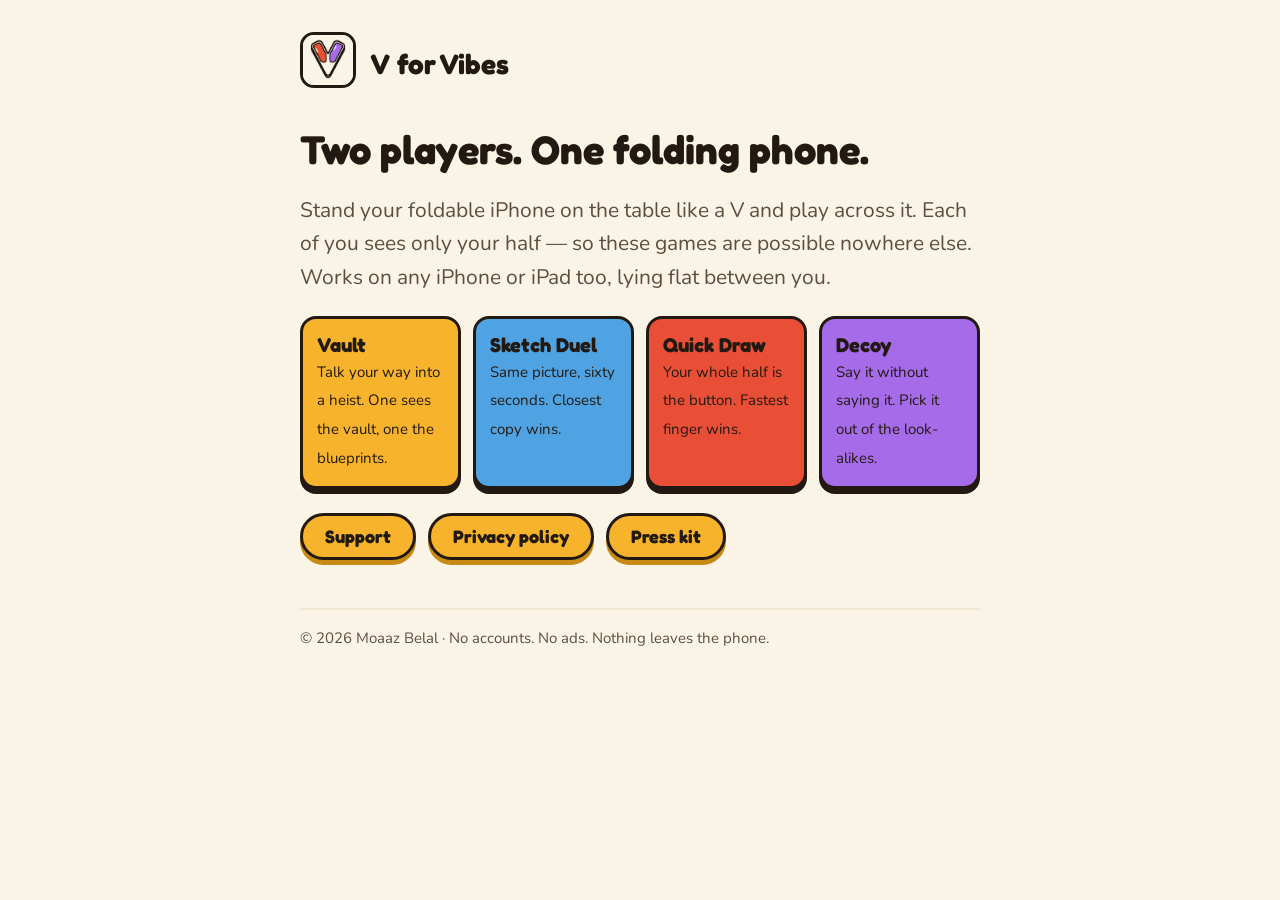
<file: index.html>
<!doctype html>
<html lang="en">
<head>
  <meta charset="utf-8">
  <meta name="viewport" content="width=device-width, initial-scale=1">
  <title>V for Vibes</title>
  <meta name="description" content="Two players, one folding phone. Four games for the table.">
  <link rel="icon" href="icon.png">
  <link rel="preconnect" href="https://fonts.googleapis.com">
  <link rel="preconnect" href="https://fonts.gstatic.com" crossorigin>
  <link href="https://fonts.googleapis.com/css2?family=Fredoka:wght@700&family=Nunito:wght@600;800&display=swap" rel="stylesheet">
  <link rel="stylesheet" href="style.css">
</head>
<body>
<main>
  <header>
    <a href="./"><img src="icon.png" alt=""></a>
    <a href="./" class="name">V for Vibes</a>
  </header>

  <h1>Two players. One folding phone.</h1>
  <p class="lede">Stand your foldable iPhone on the table like a V and play across it. Each of you
    sees only your half — so these games are possible nowhere else. Works on any iPhone or iPad
    too, lying flat between you.</p>

  <div class="games">
    <div class="game vault"><b>Vault</b><span>Talk your way into a heist. One sees the vault, one the blueprints.</span></div>
    <div class="game sketch"><b>Sketch Duel</b><span>Same picture, sixty seconds. Closest copy wins.</span></div>
    <div class="game quickdraw"><b>Quick Draw</b><span>Your whole half is the button. Fastest finger wins.</span></div>
    <div class="game decoy"><b>Decoy</b><span>Say it without saying it. Pick it out of the look-alikes.</span></div>
  </div>

  <nav>
    <a class="button" href="support.html">Support</a>
    <a class="button" href="privacy.html">Privacy policy</a>
    <a class="button" href="press.html">Press kit</a>
  </nav>

  <footer>© 2026 Moaaz Belal · No accounts. No ads. Nothing leaves the phone.</footer>
</main>
</body>
</html>
</file>
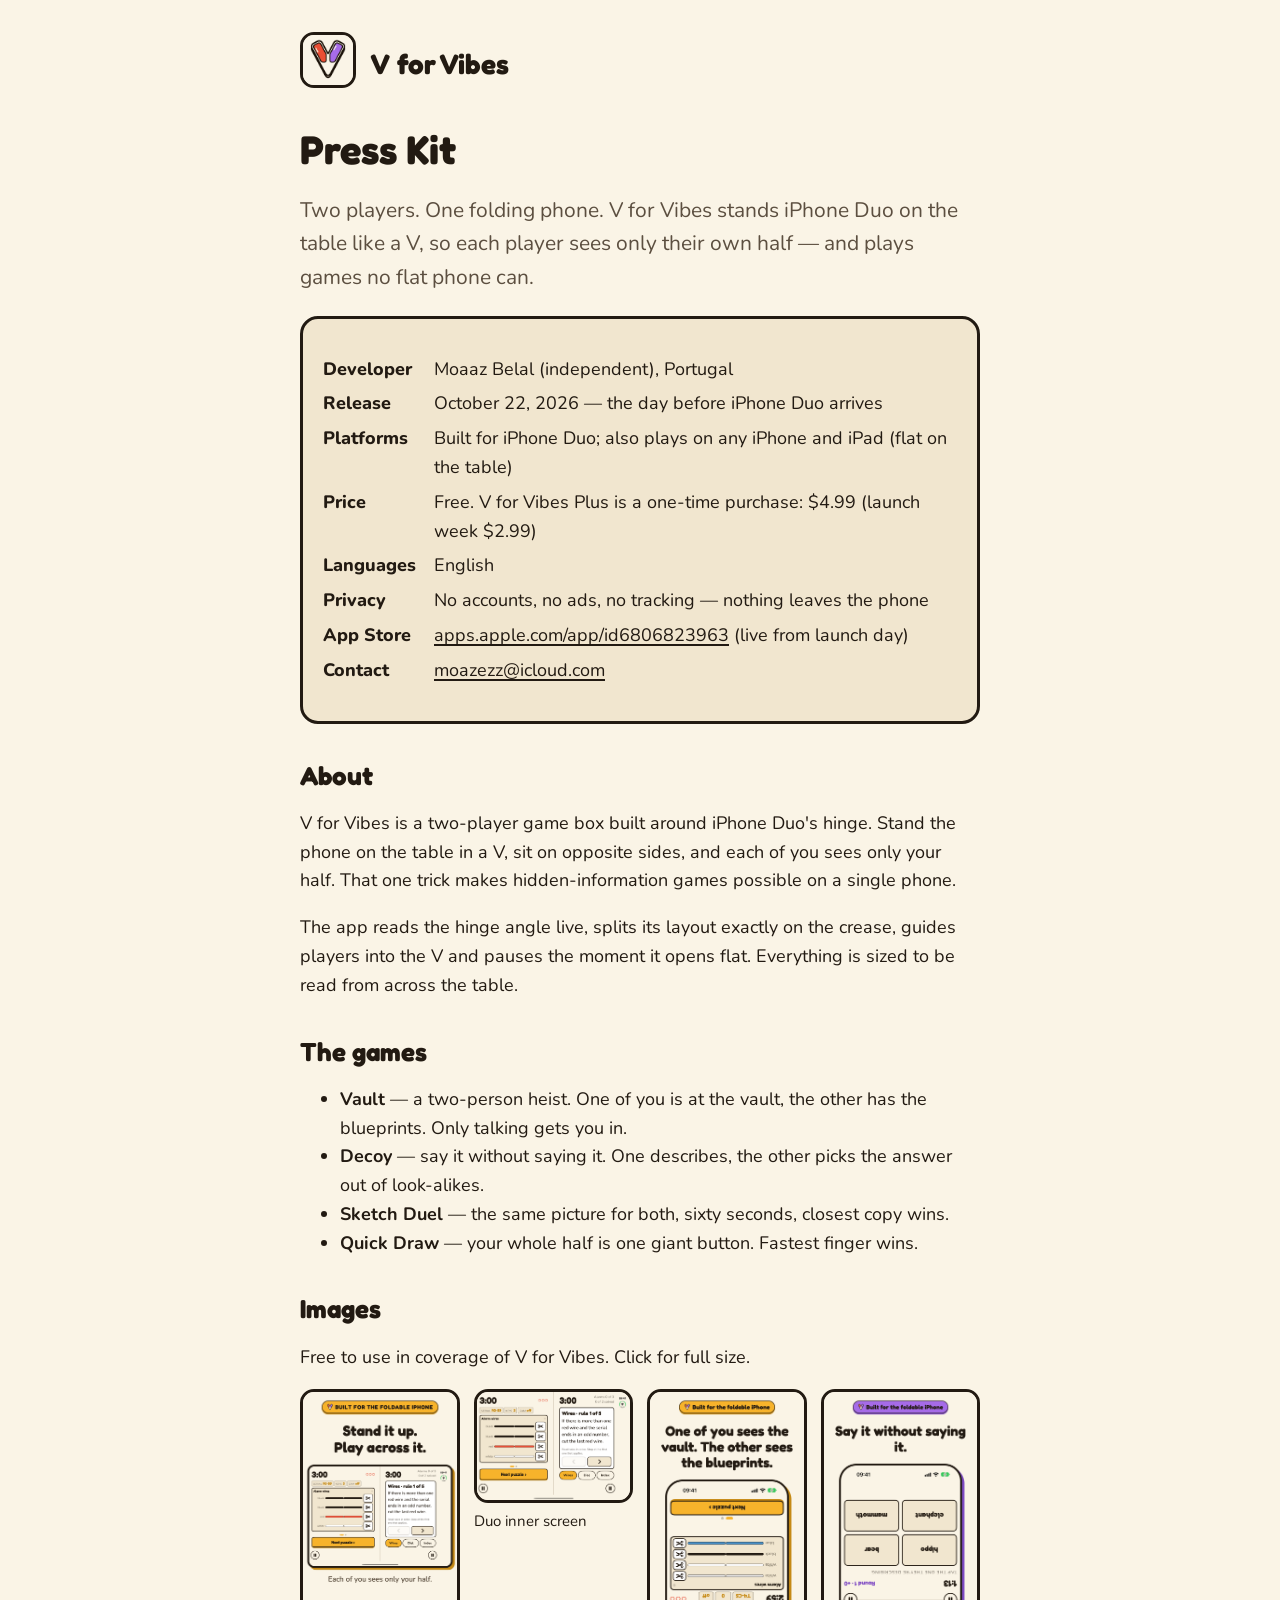
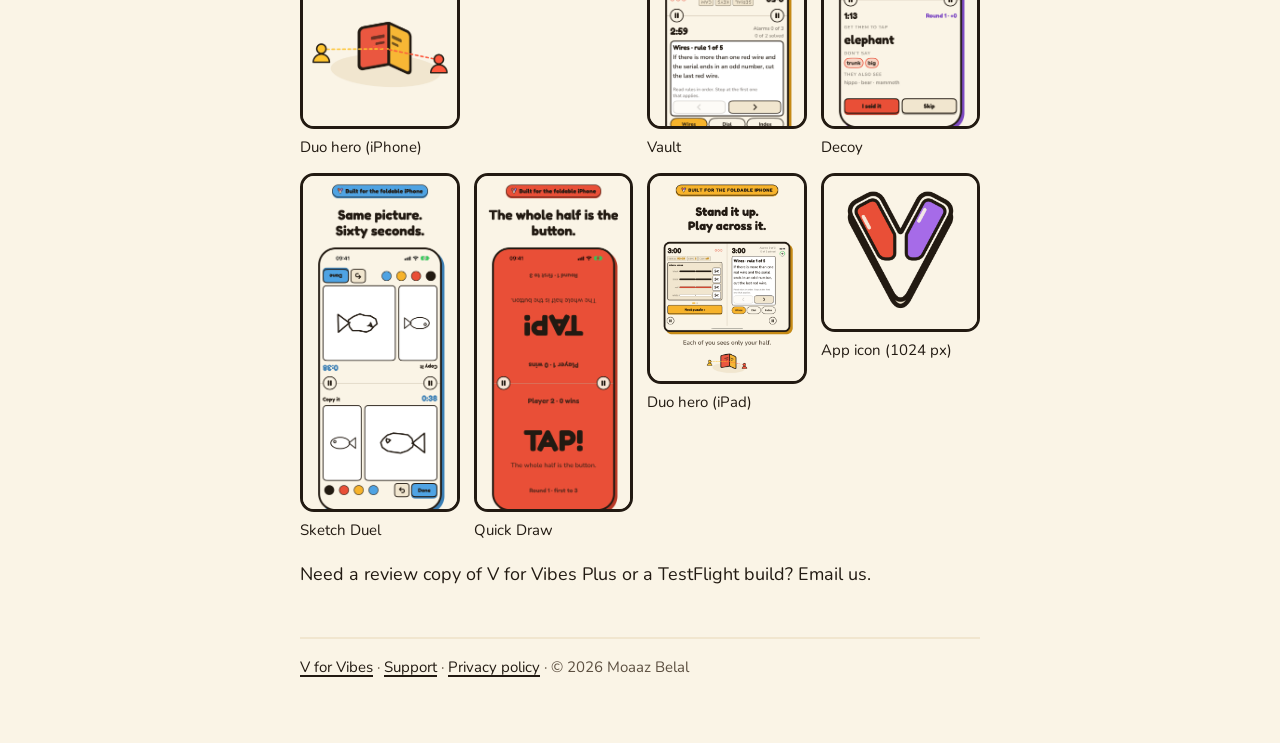
<file: press.html>
<!doctype html>
<html lang="en">
<head>
  <meta charset="utf-8">
  <meta name="viewport" content="width=device-width, initial-scale=1">
  <title>Press Kit · V for Vibes</title>
  <meta name="description" content="Press kit for V for Vibes: two-player games built for iPhone Duo.">
  <link rel="icon" href="icon.png">
  <link rel="preconnect" href="https://fonts.googleapis.com">
  <link rel="preconnect" href="https://fonts.gstatic.com" crossorigin>
  <link href="https://fonts.googleapis.com/css2?family=Fredoka:wght@700&family=Nunito:wght@600;800&display=swap" rel="stylesheet">
  <link rel="stylesheet" href="style.css">
  <style>
    .facts { display: grid; grid-template-columns: max-content 1fr; gap: 6px 18px; }
    .facts dt { font-weight: 800; }
    .facts dd { margin: 0; }
    .shots { display: grid; grid-template-columns: repeat(auto-fit, minmax(150px, 1fr)); gap: 14px; margin: 18px 0; }
    .shots a { display: block; text-decoration: none; font-size: 15px; }
    .shots img { width: 100%; border: 3px solid var(--ink); border-radius: 14px; display: block; margin-bottom: 6px; }
  </style>
</head>
<body>
<main>
  <header>
    <a href="./"><img src="icon.png" alt=""></a>
    <a href="./" class="name">V for Vibes</a>
  </header>

  <h1>Press Kit</h1>
  <p class="lede">Two players. One folding phone. V for Vibes stands iPhone Duo on the table like a V,
    so each player sees only their own half — and plays games no flat phone can.</p>

  <div class="card">
    <dl class="facts">
      <dt>Developer</dt><dd>Moaaz Belal (independent), Portugal</dd>
      <dt>Release</dt><dd>October 22, 2026 — the day before iPhone Duo arrives</dd>
      <dt>Platforms</dt><dd>Built for iPhone Duo; also plays on any iPhone and iPad (flat on the table)</dd>
      <dt>Price</dt><dd>Free. V for Vibes Plus is a one-time purchase: $4.99 (launch week $2.99)</dd>
      <dt>Languages</dt><dd>English</dd>
      <dt>Privacy</dt><dd>No accounts, no ads, no tracking — nothing leaves the phone</dd>
      <dt>App Store</dt><dd><a href="https://apps.apple.com/app/id6806823963">apps.apple.com/app/id6806823963</a> (live from launch day)</dd>
      <dt>Contact</dt><dd><a href="mailto:moazezz@icloud.com?subject=V%20for%20Vibes%20press">moazezz@icloud.com</a></dd>
    </dl>
  </div>

  <h2>About</h2>
  <p>V for Vibes is a two-player game box built around iPhone Duo's hinge. Stand the phone on the
    table in a V, sit on opposite sides, and each of you sees only your half. That one trick makes
    hidden-information games possible on a single phone.</p>
  <p>The app reads the hinge angle live, splits its layout exactly on the crease, guides players into
    the V and pauses the moment it opens flat. Everything is sized to be read from across the table.</p>

  <h2>The games</h2>
  <ul>
    <li><strong>Vault</strong> — a two-person heist. One of you is at the vault, the other has the
      blueprints. Only talking gets you in.</li>
    <li><strong>Decoy</strong> — say it without saying it. One describes, the other picks the answer
      out of look-alikes.</li>
    <li><strong>Sketch Duel</strong> — the same picture for both, sixty seconds, closest copy wins.</li>
    <li><strong>Quick Draw</strong> — your whole half is one giant button. Fastest finger wins.</li>
  </ul>

  <h2>Images</h2>
  <p>Free to use in coverage of V for Vibes. Click for full size.</p>
  <div class="shots">
    <a href="press/duo-hero-iphone.png"><img src="press/duo-hero-iphone.png" alt="V for Vibes on iPhone Duo">Duo hero (iPhone)</a>
    <a href="press/duo-inner-screen.png"><img src="press/duo-inner-screen.png" alt="Vault on the iPhone Duo inner screen">Duo inner screen</a>
    <a href="press/vault.png"><img src="press/vault.png" alt="Vault">Vault</a>
    <a href="press/decoy.png"><img src="press/decoy.png" alt="Decoy">Decoy</a>
    <a href="press/sketch-duel.png"><img src="press/sketch-duel.png" alt="Sketch Duel">Sketch Duel</a>
    <a href="press/quick-draw.png"><img src="press/quick-draw.png" alt="Quick Draw">Quick Draw</a>
    <a href="press/duo-hero-ipad.png"><img src="press/duo-hero-ipad.png" alt="V for Vibes on iPad">Duo hero (iPad)</a>
    <a href="press/app-icon-1024.png"><img src="press/app-icon-1024.png" alt="App icon">App icon (1024 px)</a>
  </div>

  <p>Need a review copy of V for Vibes Plus or a TestFlight build? Email us.</p>

  <footer><a href="./">V for Vibes</a> · <a href="support.html">Support</a> · <a href="privacy.html">Privacy policy</a> · © 2026 Moaaz Belal</footer>
</main>
</body>
</html>
</file>
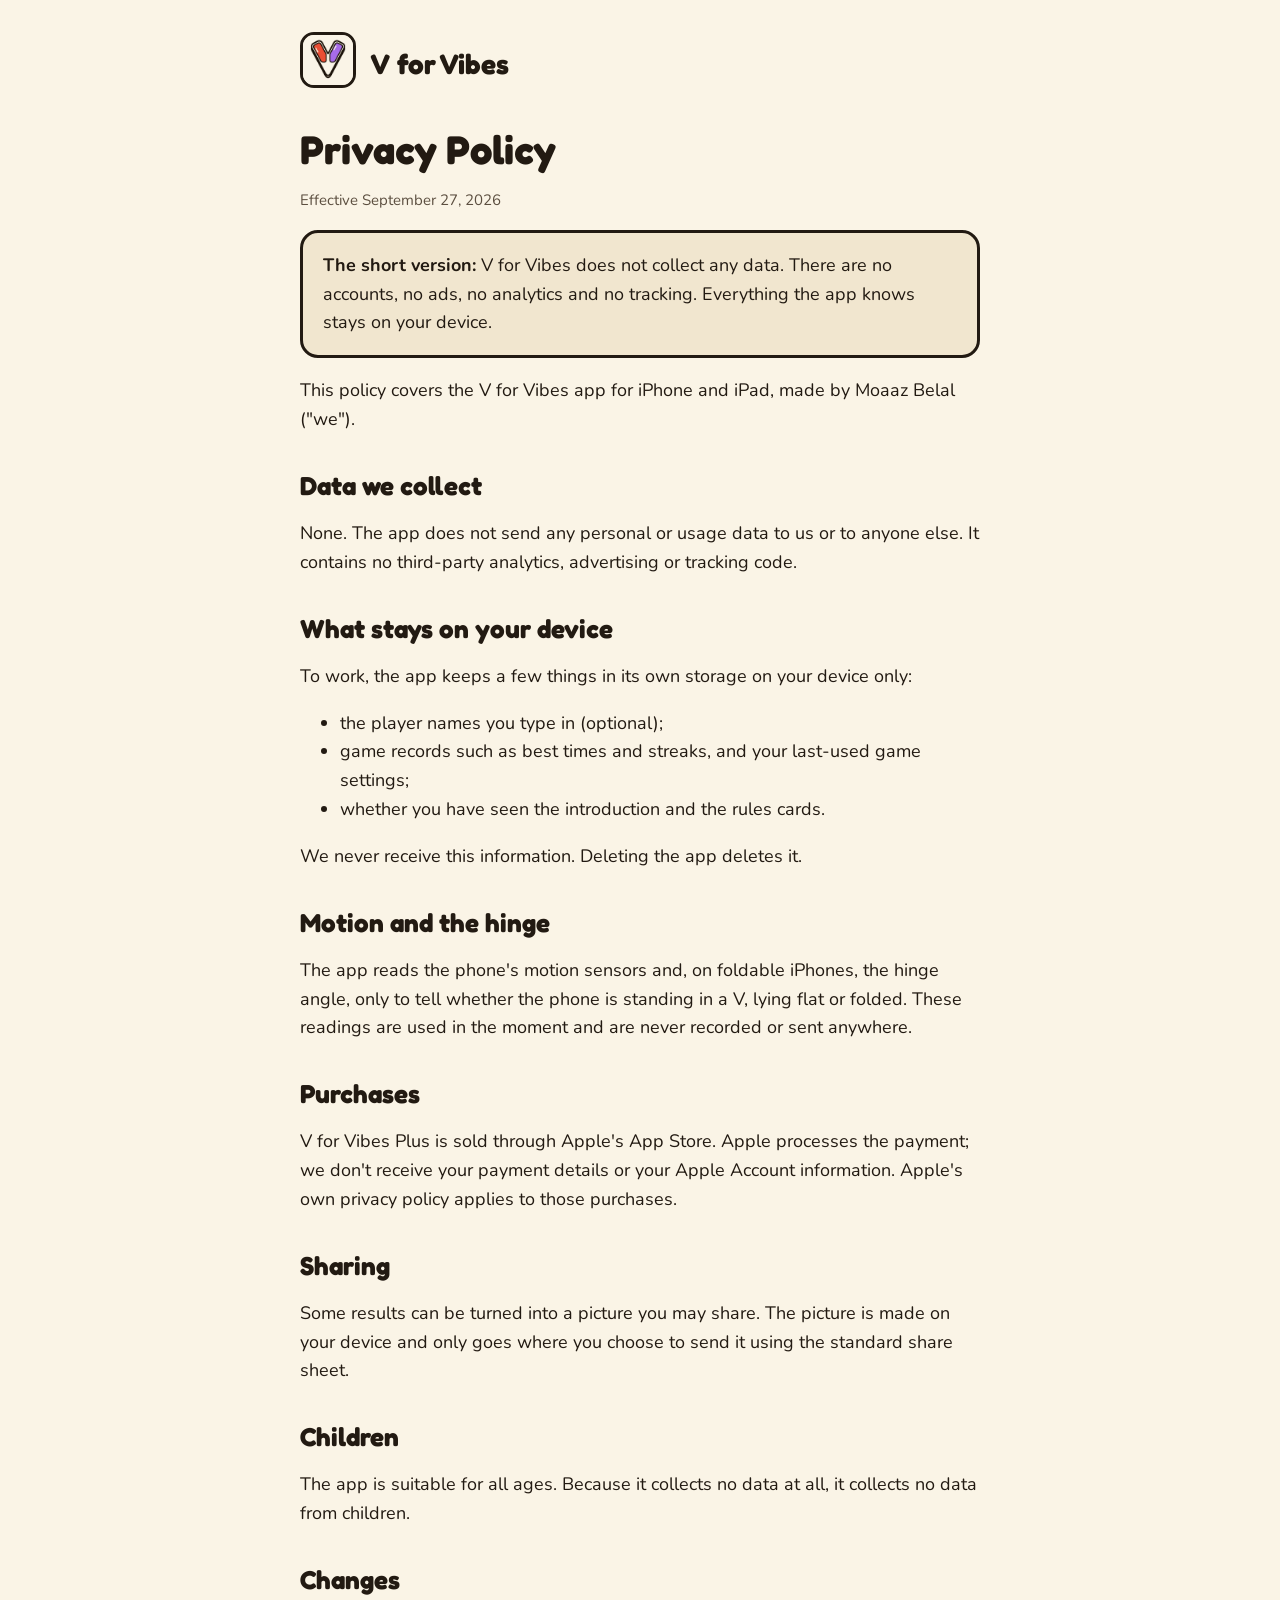
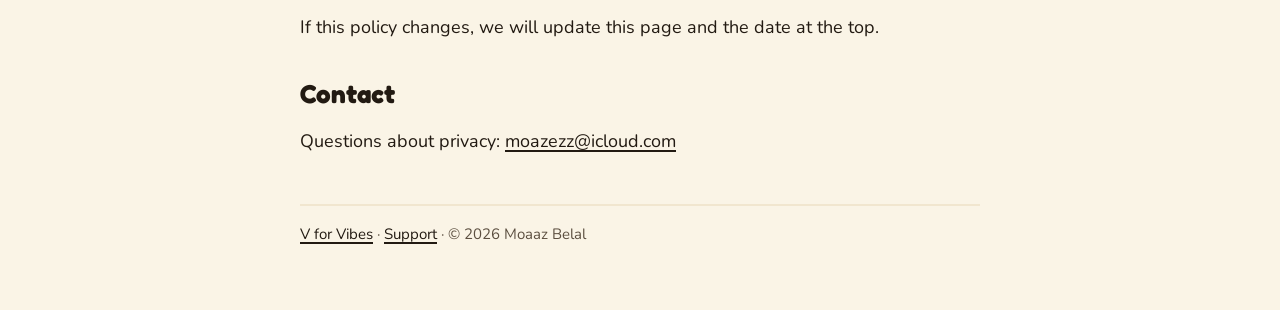
<file: privacy.html>
<!doctype html>
<html lang="en">
<head>
  <meta charset="utf-8">
  <meta name="viewport" content="width=device-width, initial-scale=1">
  <title>Privacy Policy · V for Vibes</title>
  <link rel="icon" href="icon.png">
  <link rel="preconnect" href="https://fonts.googleapis.com">
  <link rel="preconnect" href="https://fonts.gstatic.com" crossorigin>
  <link href="https://fonts.googleapis.com/css2?family=Fredoka:wght@700&family=Nunito:wght@600;800&display=swap" rel="stylesheet">
  <link rel="stylesheet" href="style.css">
</head>
<body>
<main>
  <header>
    <a href="./"><img src="icon.png" alt=""></a>
    <a href="./" class="name">V for Vibes</a>
  </header>

  <h1>Privacy Policy</h1>
  <p class="updated">Effective September 27, 2026</p>

  <div class="card">
    <strong>The short version:</strong> V for Vibes does not collect any data. There are no
    accounts, no ads, no analytics and no tracking. Everything the app knows stays on your device.
  </div>

  <p>This policy covers the V for Vibes app for iPhone and iPad, made by Moaaz Belal ("we").</p>

  <h2>Data we collect</h2>
  <p>None. The app does not send any personal or usage data to us or to anyone else. It contains no
    third-party analytics, advertising or tracking code.</p>

  <h2>What stays on your device</h2>
  <p>To work, the app keeps a few things in its own storage on your device only:</p>
  <ul>
    <li>the player names you type in (optional);</li>
    <li>game records such as best times and streaks, and your last-used game settings;</li>
    <li>whether you have seen the introduction and the rules cards.</li>
  </ul>
  <p>We never receive this information. Deleting the app deletes it.</p>

  <h2>Motion and the hinge</h2>
  <p>The app reads the phone's motion sensors and, on foldable iPhones, the hinge angle, only to
    tell whether the phone is standing in a V, lying flat or folded. These readings are used in the
    moment and are never recorded or sent anywhere.</p>

  <h2>Purchases</h2>
  <p>V for Vibes Plus is sold through Apple's App Store. Apple processes the payment; we don't
    receive your payment details or your Apple Account information. Apple's own privacy policy
    applies to those purchases.</p>

  <h2>Sharing</h2>
  <p>Some results can be turned into a picture you may share. The picture is made on your device
    and only goes where you choose to send it using the standard share sheet.</p>

  <h2>Children</h2>
  <p>The app is suitable for all ages. Because it collects no data at all, it collects no data
    from children.</p>

  <h2>Changes</h2>
  <p>If this policy changes, we will update this page and the date at the top.</p>

  <h2>Contact</h2>
  <p>Questions about privacy: <a href="mailto:moazezz@icloud.com">moazezz@icloud.com</a></p>

  <footer><a href="./">V for Vibes</a> · <a href="support.html">Support</a> · © 2026 Moaaz Belal</footer>
</main>
</body>
</html>
</file>
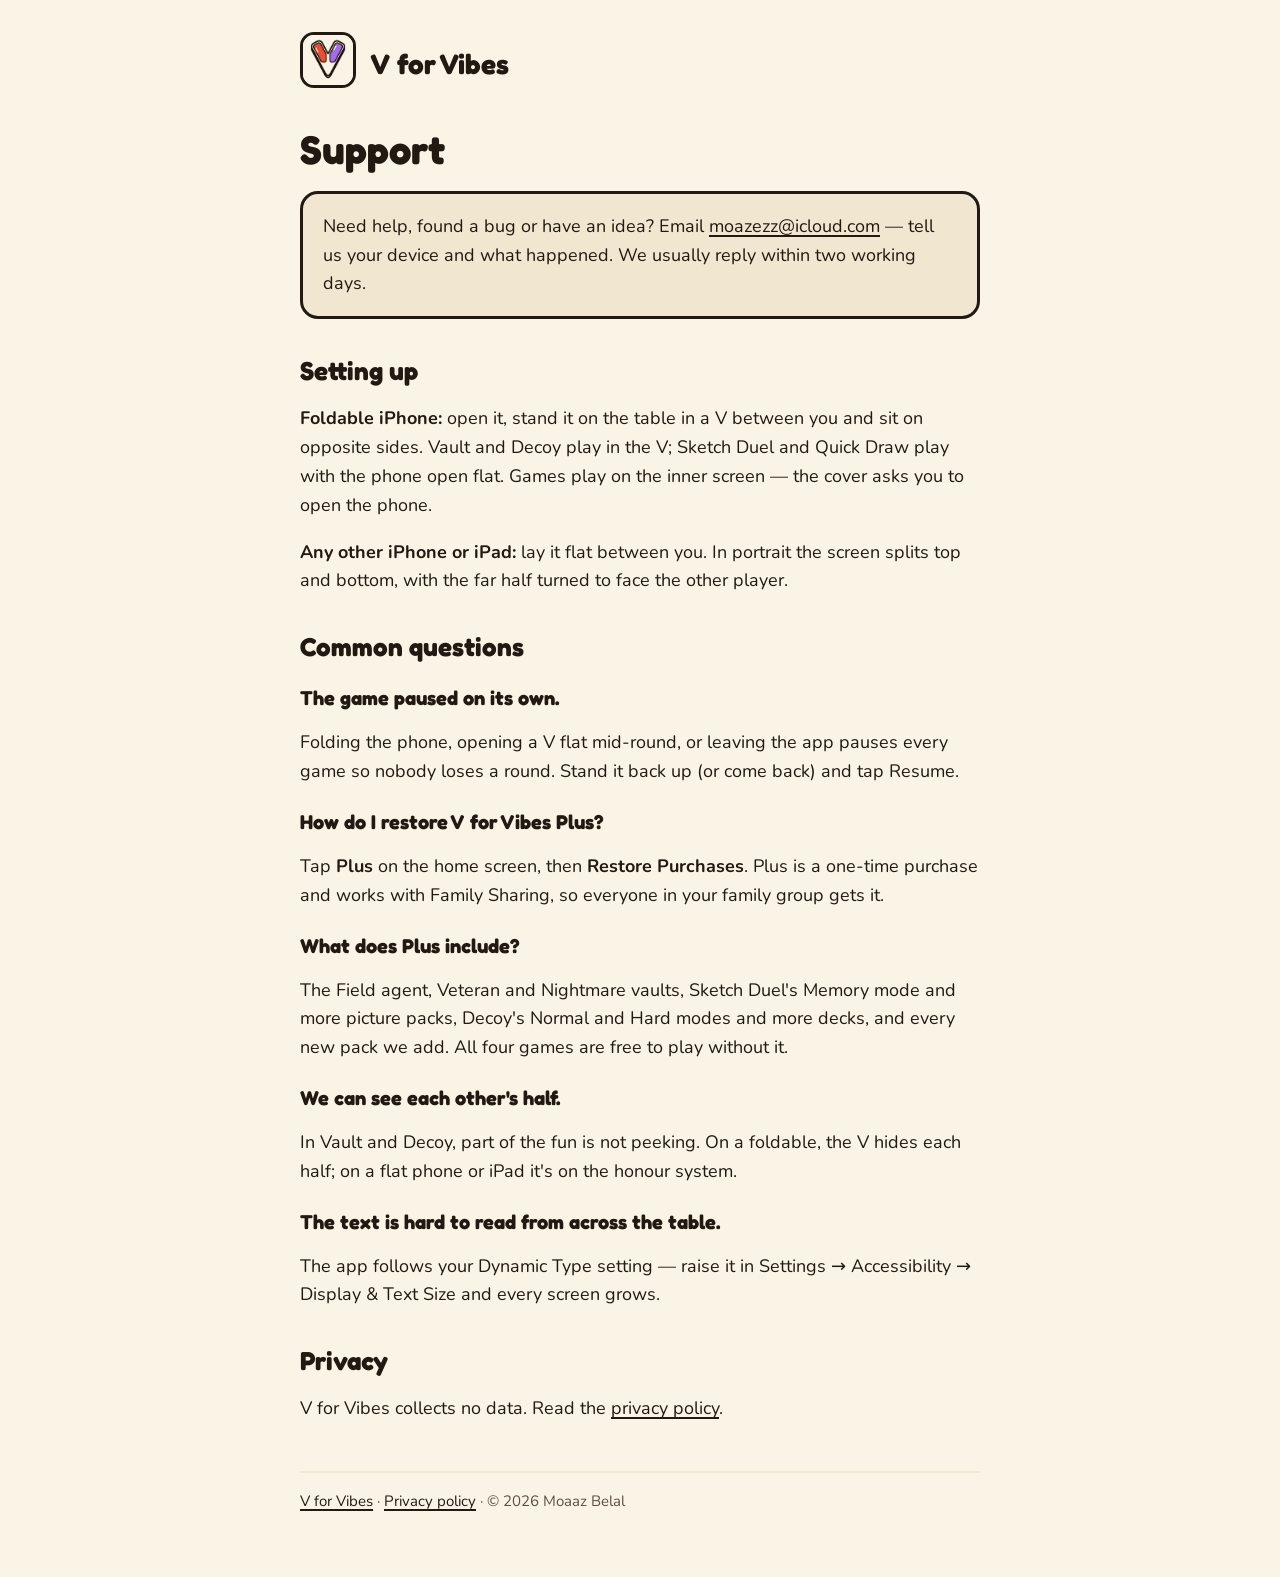
<file: support.html>
<!doctype html>
<html lang="en">
<head>
  <meta charset="utf-8">
  <meta name="viewport" content="width=device-width, initial-scale=1">
  <title>Support · V for Vibes</title>
  <link rel="icon" href="icon.png">
  <link rel="preconnect" href="https://fonts.googleapis.com">
  <link rel="preconnect" href="https://fonts.gstatic.com" crossorigin>
  <link href="https://fonts.googleapis.com/css2?family=Fredoka:wght@700&family=Nunito:wght@600;800&display=swap" rel="stylesheet">
  <link rel="stylesheet" href="style.css">
</head>
<body>
<main>
  <header>
    <a href="./"><img src="icon.png" alt=""></a>
    <a href="./" class="name">V for Vibes</a>
  </header>

  <h1>Support</h1>

  <div class="card">
    Need help, found a bug or have an idea? Email
    <a href="mailto:moazezz@icloud.com?subject=V%20for%20Vibes%20support">moazezz@icloud.com</a>
    — tell us your device and what happened. We usually reply within two working days.
  </div>

  <h2>Setting up</h2>
  <p><strong>Foldable iPhone:</strong> open it, stand it on the table in a V between you and sit on
    opposite sides. Vault and Decoy play in the V; Sketch Duel and Quick Draw play with the phone
    open flat. Games play on the inner screen — the cover asks you to open the phone.</p>
  <p><strong>Any other iPhone or iPad:</strong> lay it flat between you. In portrait the screen
    splits top and bottom, with the far half turned to face the other player.</p>

  <h2>Common questions</h2>

  <h3>The game paused on its own.</h3>
  <p>Folding the phone, opening a V flat mid-round, or leaving the app pauses every game so nobody
    loses a round. Stand it back up (or come back) and tap Resume.</p>

  <h3>How do I restore V for Vibes Plus?</h3>
  <p>Tap <strong>Plus</strong> on the home screen, then <strong>Restore Purchases</strong>. Plus is a
    one-time purchase and works with Family Sharing, so everyone in your family group gets it.</p>

  <h3>What does Plus include?</h3>
  <p>The Field agent, Veteran and Nightmare vaults, Sketch Duel's Memory mode and more picture packs, Decoy's
    Normal and Hard modes and more decks, and every new pack we add. All four games are free to play
    without it.</p>

  <h3>We can see each other's half.</h3>
  <p>In Vault and Decoy, part of the fun is not peeking. On a foldable, the V hides each half; on a
    flat phone or iPad it's on the honour system.</p>

  <h3>The text is hard to read from across the table.</h3>
  <p>The app follows your Dynamic Type setting — raise it in Settings → Accessibility → Display
    &amp; Text Size and every screen grows.</p>

  <h2>Privacy</h2>
  <p>V for Vibes collects no data. Read the <a href="privacy.html">privacy policy</a>.</p>

  <footer><a href="./">V for Vibes</a> · <a href="privacy.html">Privacy policy</a> · © 2026 Moaaz Belal</footer>
</main>
</body>
</html>
</file>
<file: style.css>
/* V for Vibes — Bright Arcade (docs/FLOWS.md §9): paper, ink, one accent per game. */
:root {
  --paper: #FAF4E6;
  --paper-deep: #F1E6CF;
  --ink: #221A12;
  --ink-soft: #5C4F40;
  --vault: #F7B32B;
  --vault-down: #C68A15;
  --quickdraw: #E94F37;
  --sketch: #4FA3E3;
  --decoy: #A66BE8;
}

* { box-sizing: border-box; }

body {
  margin: 0;
  background: var(--paper);
  color: var(--ink);
  font: 18px/1.6 "Nunito", system-ui, -apple-system, sans-serif;
}

main { max-width: 720px; margin: 0 auto; padding: 32px 20px 64px; }

header { display: flex; align-items: center; gap: 14px; margin-bottom: 28px; }
header img { width: 56px; height: 56px; border-radius: 14px; border: 3px solid var(--ink); }
header a { color: inherit; text-decoration: none; }
header .name { font: 700 28px/1 "Fredoka", system-ui, sans-serif; }

h1, h2, h3 { font-family: "Fredoka", system-ui, sans-serif; line-height: 1.2; }
h1 { font-size: 40px; margin: 8px 0 12px; }
h2 { font-size: 26px; margin: 36px 0 8px; }
h3 { font-size: 20px; margin: 24px 0 4px; }

a { color: var(--ink); text-decoration-thickness: 2px; text-underline-offset: 3px; }

.lede { font-size: 21px; color: var(--ink-soft); }
.updated { color: var(--ink-soft); font-size: 15px; }

.card {
  background: var(--paper-deep);
  border: 3px solid var(--ink);
  border-radius: 18px;
  padding: 18px 20px;
  margin: 18px 0;
}

.games { display: grid; grid-template-columns: repeat(auto-fit, minmax(150px, 1fr)); gap: 12px; margin: 20px 0; }
.game {
  border: 3px solid var(--ink);
  border-radius: 16px;
  padding: 14px;
  box-shadow: 0 5px 0 var(--ink);
}
.game b { display: block; font: 700 20px/1.2 "Fredoka", system-ui, sans-serif; }
.game span { font-size: 15px; }
.vault { background: var(--vault); }
.quickdraw { background: var(--quickdraw); }
.sketch { background: var(--sketch); }
.decoy { background: var(--decoy); }

.button {
  display: inline-block;
  background: var(--vault);
  border: 3px solid var(--ink);
  border-radius: 999px;
  padding: 10px 22px;
  font: 700 18px/1.2 "Fredoka", system-ui, sans-serif;
  text-decoration: none;
  box-shadow: 0 5px 0 var(--vault-down);
}

nav { display: flex; flex-wrap: wrap; gap: 12px; margin: 24px 0; }

footer { margin-top: 48px; padding-top: 16px; border-top: 2px solid var(--paper-deep); color: var(--ink-soft); font-size: 15px; }
</file>
